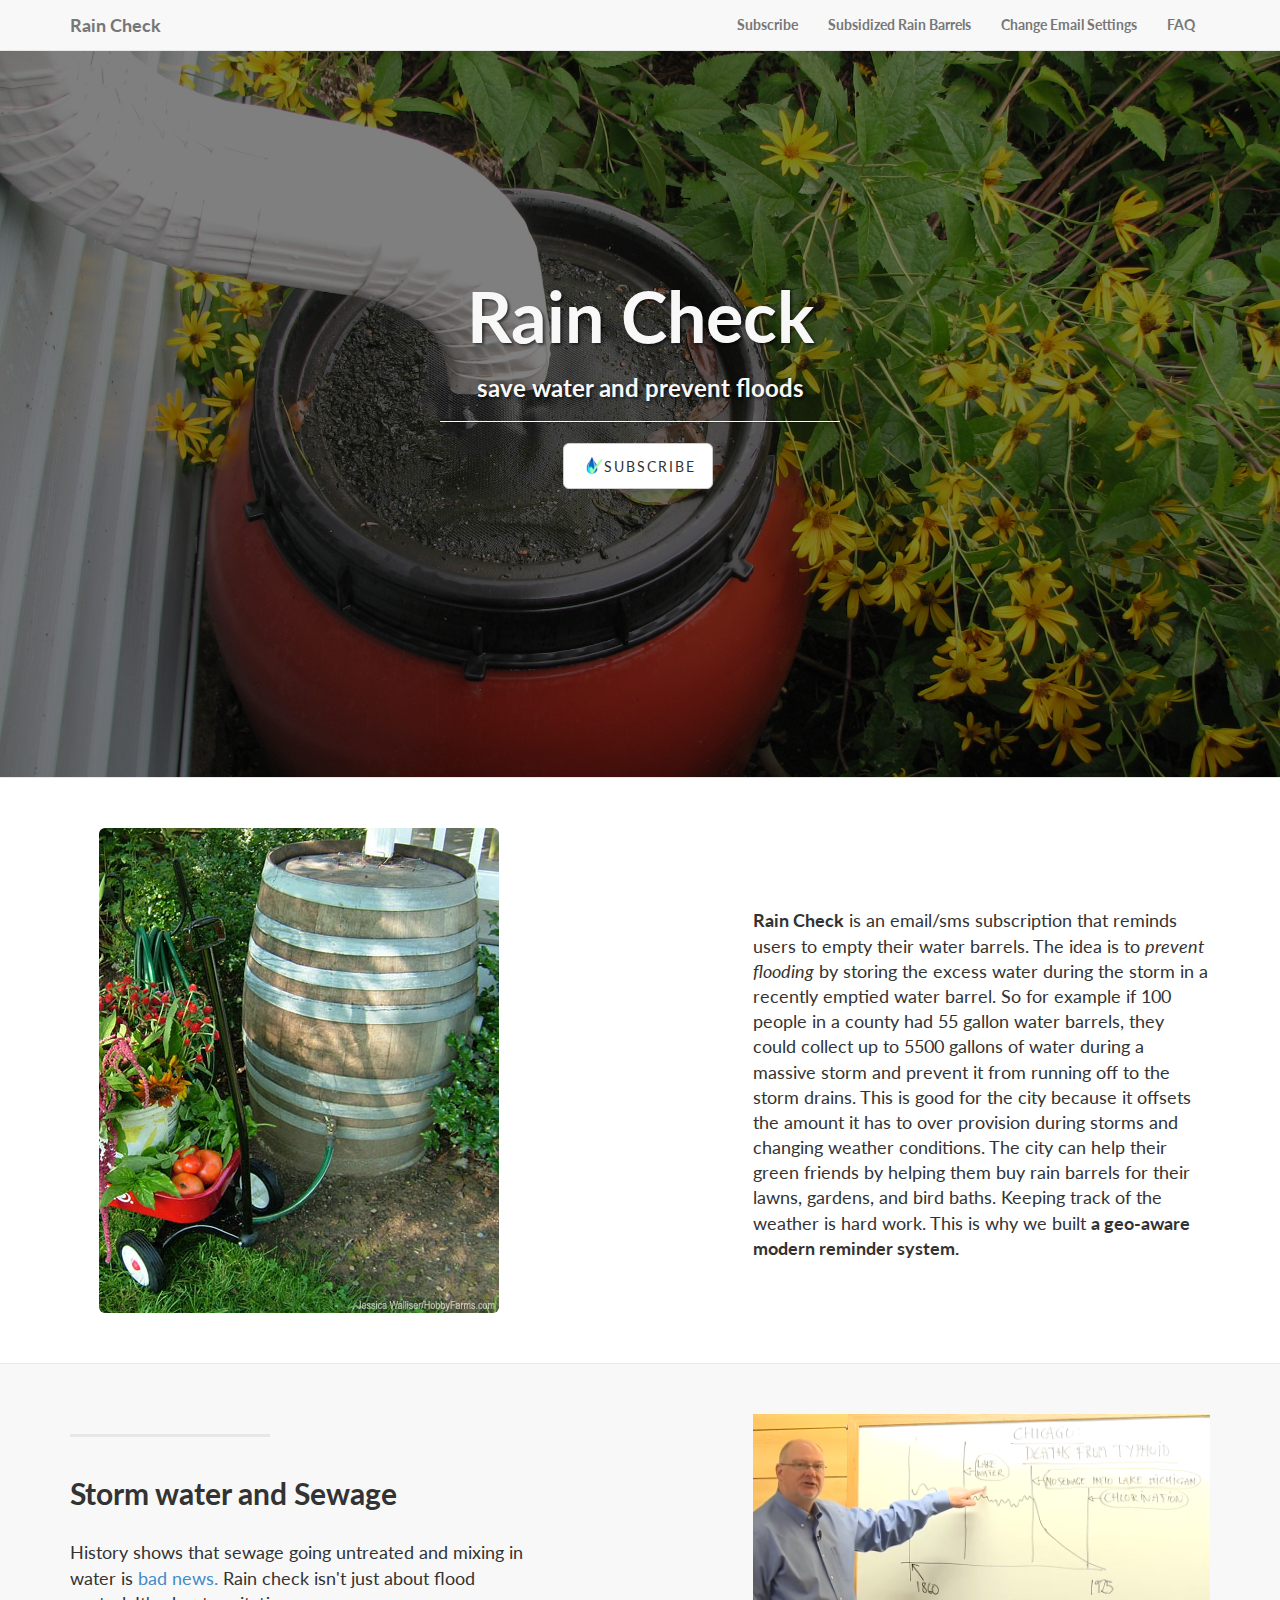
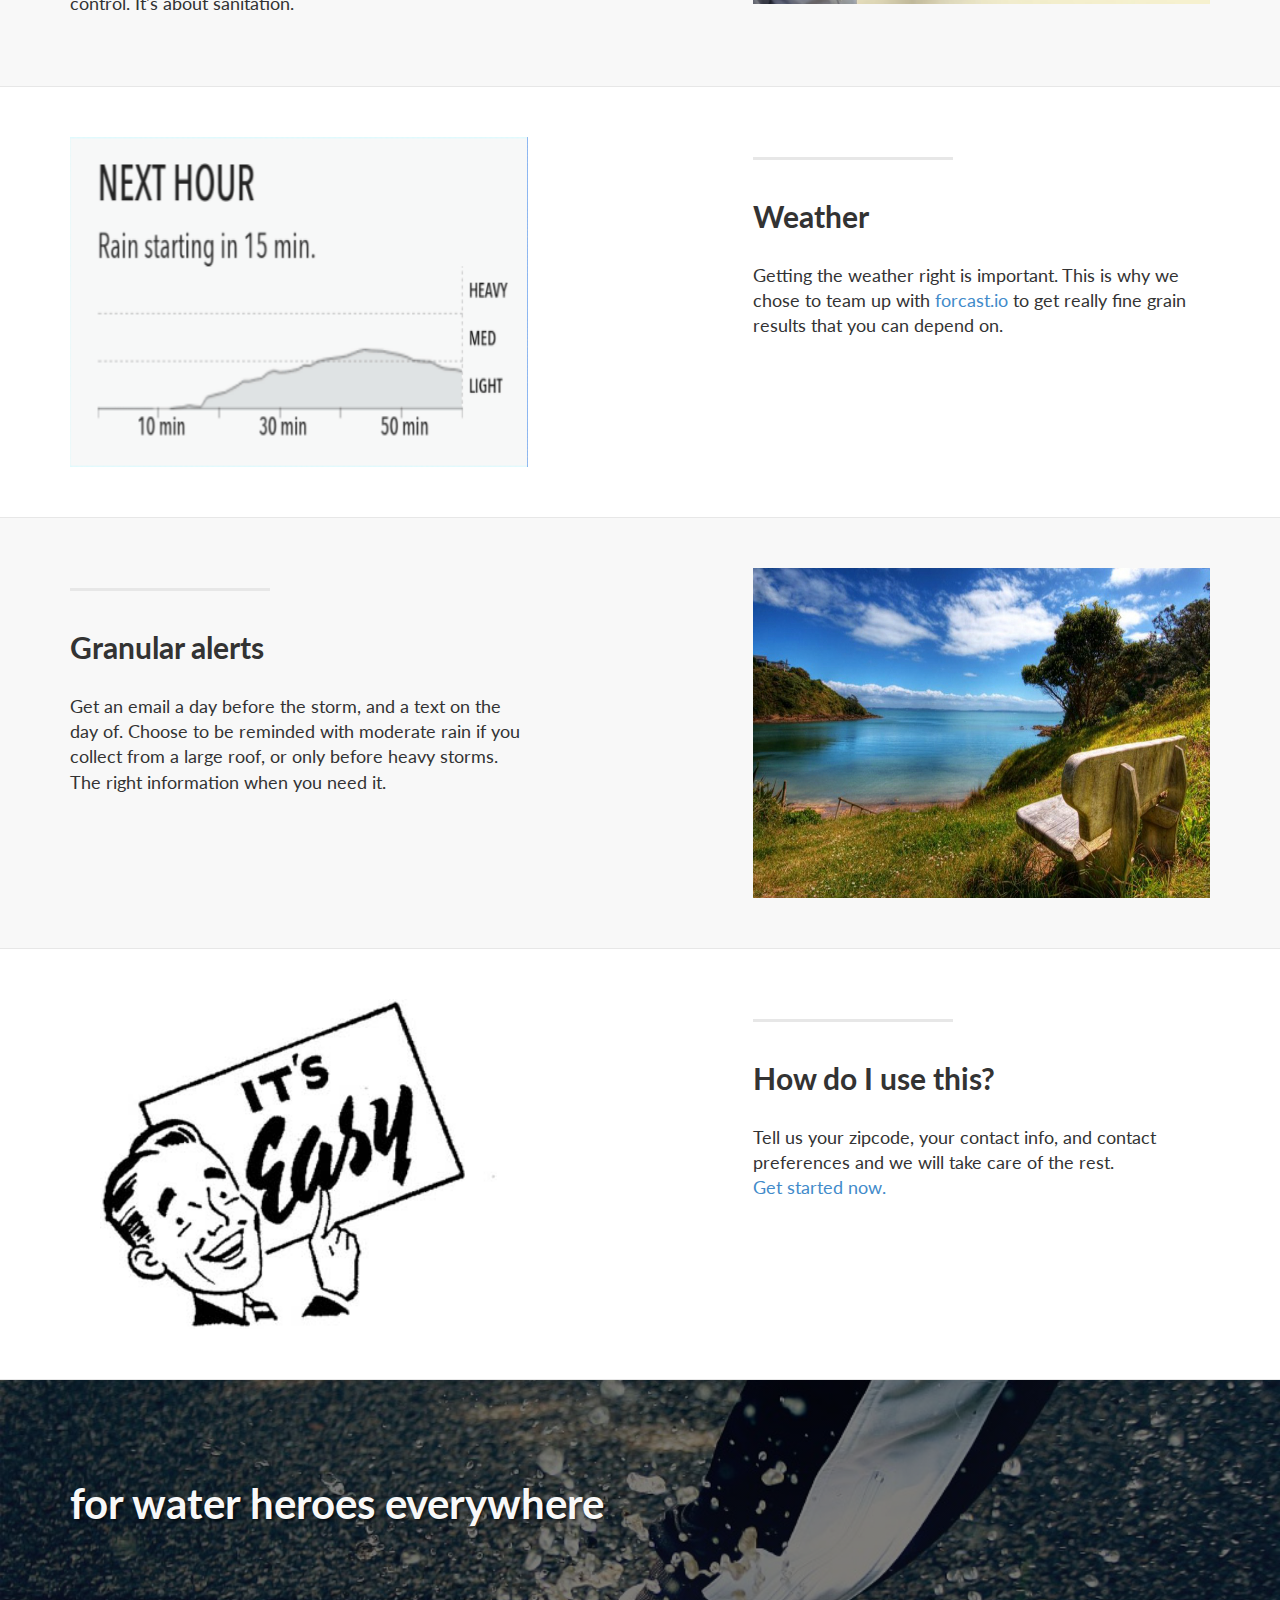
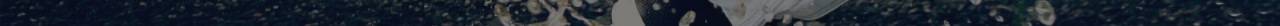
<file: index.html>
<!DOCTYPE html>
<html lang="en">

<head>
    <meta charset="utf-8">
    <meta name="viewport" content="width=device-width, initial-scale=1.0">
    <meta name="description" content="save water and prevent floods">
    <meta name="author" content="Harsh Singh">

    <title>Rain Check</title>

    <!-- Bootstrap core CSS -->
    <link href="css/bootstrap.css" rel="stylesheet">

    <!-- Custom Google Web Font -->
    <link href='http://fonts.googleapis.com/css?family=Lato:100,300,400,700,900,100italic,300italic,400italic,700italic,900italic' rel='stylesheet' type='text/css'>

    <!-- Add custom CSS here -->
    <link href="css/landing-page.css" rel="stylesheet">

</head>

<body>

    <nav class="navbar navbar-default navbar-fixed-top" role="navigation">
        <div class="container">
            <div class="navbar-header">
                <button type="button" class="navbar-toggle" data-toggle="collapse" data-target=".navbar-ex1-collapse">
                    <span class="icon-bar"></span>
                    <span class="icon-bar"></span>
                    <span class="icon-bar"></span>
                </button>
                <a class="navbar-brand" href="/">Rain Check</a>
            </div>

            <!-- Collect the nav links, forms, and other content for toggling -->
            <div class="collapse navbar-collapse navbar-right navbar-ex1-collapse">
                <ul class="nav navbar-nav">
                    <li><a href="/subscribe.html">Subscribe</a> </li>
                    <li><a href="/subsidized-rain-barrels.html">Subsidized Rain Barrels</a> </li>
                    <li><a href="/account-settings.html">Change Email Settings</a> </li>
                    <li><a href="/faq.html">FAQ</a> </li>
                </ul>
            </div>
            <!-- /.navbar-collapse -->
        </div>
        <!-- /.container -->
    </nav>

    <div class="intro-header">

        <div class="container">

            <div class="row">
                <div class="col-lg-12">
                    <div class="intro-message">
                        <h1>Rain Check</h1>
                        <h3>save water <b>and</b> prevent floods</h3>
                        <hr class="intro-divider">
                        <ul class="list-inline intro-social-buttons">
                            <li>
                                <a href="/subscribe.html" class="btn btn-default btn-lg">
                                    <img class="img-responsive img-circle" src="img/raincheck.png" height="24" width="24" style="float:left;">
                                    <span class="network-name">Subscribe</span>
                                </a> 
                            </li>
                        </ul>
                    </div>
                </div>
            </div>

        </div>
        <!-- /.container -->

    </div>
    <!-- /.intro-header -->

    <div class="content-section-b">

        <div class="container">

            <div class="row">
                <div class="col-lg-5 col-lg-offset-1 col-sm-push-6  col-sm-6">
                    <!-- <hr class="section-heading-spacer"> -->
                    <div class="clearfix"></div>
                    <!-- <h2 class="section-heading">About</h2> -->
                    <p class="lead" style="margin-top: 80px"><strong>Rain Check</strong> is an email/sms subscription that reminds users to empty their water barrels. The idea is to <em>prevent flooding</em> by storing the excess water during the storm in a recently emptied water barrel. So for example if 100 people in a county had 55 gallon water barrels, they could collect up to 5500 gallons of water during a massive storm and prevent it from running off to the storm drains. This is good for the city because it offsets the amount it has to over provision during storms and changing weather conditions. The city can help their green friends by helping them buy rain barrels for their lawns, gardens, and bird baths. Keeping track of the weather is hard work. This is why we built <strong>a geo-aware modern reminder system.</strong></p>
                </div>
                <div class="col-lg-5 col-sm-pull-6  col-sm-6">
                    <img class="img-responsive img-rounded" src="img/collect.jpg" alt="" style="margin: auto">
                </div>

            </div>

        </div>
        <!-- /.container -->

    </div>
    <!-- /.content-section-b -->

    <div class="content-section-a">

        <div class="container">

            <div class="row">
                <div class="col-lg-5 col-sm-6">
                    <hr class="section-heading-spacer">
                    <div class="clearfix"></div>
                    <h2 class="section-heading">
                    Storm water <span id="facebook">and Sewage</span></h2>
                    <p class="lead">
                    History shows that sewage going untreated and mixing in water is <a href="http://www.publichealth.northwestern.edu/nphr/2015-v2i2/3-rae.html">bad news.</a> Rain check isn't just about flood control. It's about sanitation.</p>
                </div>
                <div class="col-lg-5 col-lg-offset-2 col-sm-6">
                    <img class="img-responsive" src="img/sewage.png" alt="" style=" margin:auto;">
                </div>
            </div>

        </div>
        <!-- /.container -->

    </div>
    <!-- /.content-section-a -->

    <div class="content-section-b">

        <div class="container">

            <div class="row">
                <div class="col-lg-5 col-lg-offset-1 col-sm-push-6  col-sm-6">
                    <hr class="section-heading-spacer">
                    <div class="clearfix"></div>
                    <h2 class="section-heading">Weather</h2>
                    <p class="lead">Getting the weather right is important. This is why we chose to team up with <a href="forcast.io" title="">forcast.io</a> to get really fine grain results that you can depend on.</p>
                </div>
                <div class="col-lg-5 col-sm-pull-6  col-sm-6">
                    <img class="img-responsive" src="img/forcastio.gif" alt="" style="height:330px; margin:auto;">
                </div>
            </div>

        </div>
        <!-- /.container -->

    </div>
    <!-- /.content-section-b -->

    <div class="content-section-a">

        <div class="container">

            <div class="row">
                <div class="col-lg-5 col-sm-6">
                    <hr class="section-heading-spacer">
                    <div class="clearfix"></div>
                    <h2 class="section-heading">Granular alerts</h2>
                    <p class="lead">Get an email a day before the storm, and a text on the day of. Choose to be reminded with moderate rain if you collect from a large roof, or only before heavy storms. The right information when you need it.</p>
                </div>
                <div class="col-lg-5 col-lg-offset-2 col-sm-6">
                    <img class="img-responsive" src="img/nature.jpg" alt="" style="height:330px; margin:auto;">
                </div>
            </div>

        </div>
        <!-- /.container -->

    </div>
    <!-- /.content-section-a -->

    <div class="content-section-b">

        <div class="container">

            <div class="row">
                <div class="col-lg-5 col-lg-offset-1 col-sm-push-6  col-sm-6">
                    <hr class="section-heading-spacer">
                    <div class="clearfix"></div>
                    <h2 class="section-heading">How do I use this?</h2>
                    <p class="lead">Tell us your zipcode, your contact info, and contact preferences and we will take care of the rest. <br><a href="/subscribe.html">Get started now.</a></p>
                </div>
                <div class="col-lg-5 col-sm-pull-6  col-sm-6">
                    <img class="img-responsive" src="img/easy.jpg" alt="" style="height:330px; margin:auto;">
                </div>
            </div>

        </div>
        <!-- /.container -->

    </div>
    <!-- /.content-section-b -->

<!--     <div class="content-section-a">

        <div class="container">

            <div class="row">
                <div class="col-lg-5 col-sm-6">
                    <hr class="section-heading-spacer">
                    <div class="clearfix"></div>
                    <h2 class="section-heading">Make it stop!</h2>
                    <p class="lead">Moving away? <br> We're sad to see you go.<br> Here's <a href="/account-settings.html">how to unsubscribe.</a></p>
                </div>
                <div class="col-lg-5 col-lg-offset-2 col-sm-6">
                    <img class="img-responsive" src="img/okay.png" alt="" style="height:330px; margin:auto;">
                </div>
            </div>

        </div>
    </div> -->


    <div class="banner">

        <div class="container">

            <div class="row">
                <div class="col-lg-9">
                <!-- <img class="img-responsive img-circle" src="img/raincheck.png" height="40px" width="40px" style="float:left;"> -->
                    <h2>for water heroes everywhere</h2>
                </div>
            </div>

        </div>
        <!-- /.container -->

    </div>
    <!-- /.banner -->

    <!-- JavaScript -->
    <script src="js/jquery-1.10.2.js"></script>
    <script src="js/bootstrap.js"></script>
    <script src="js/custom.js"></script>
    <script src="js/jquery.inview.js"></script>

</body>

</html>
</file>
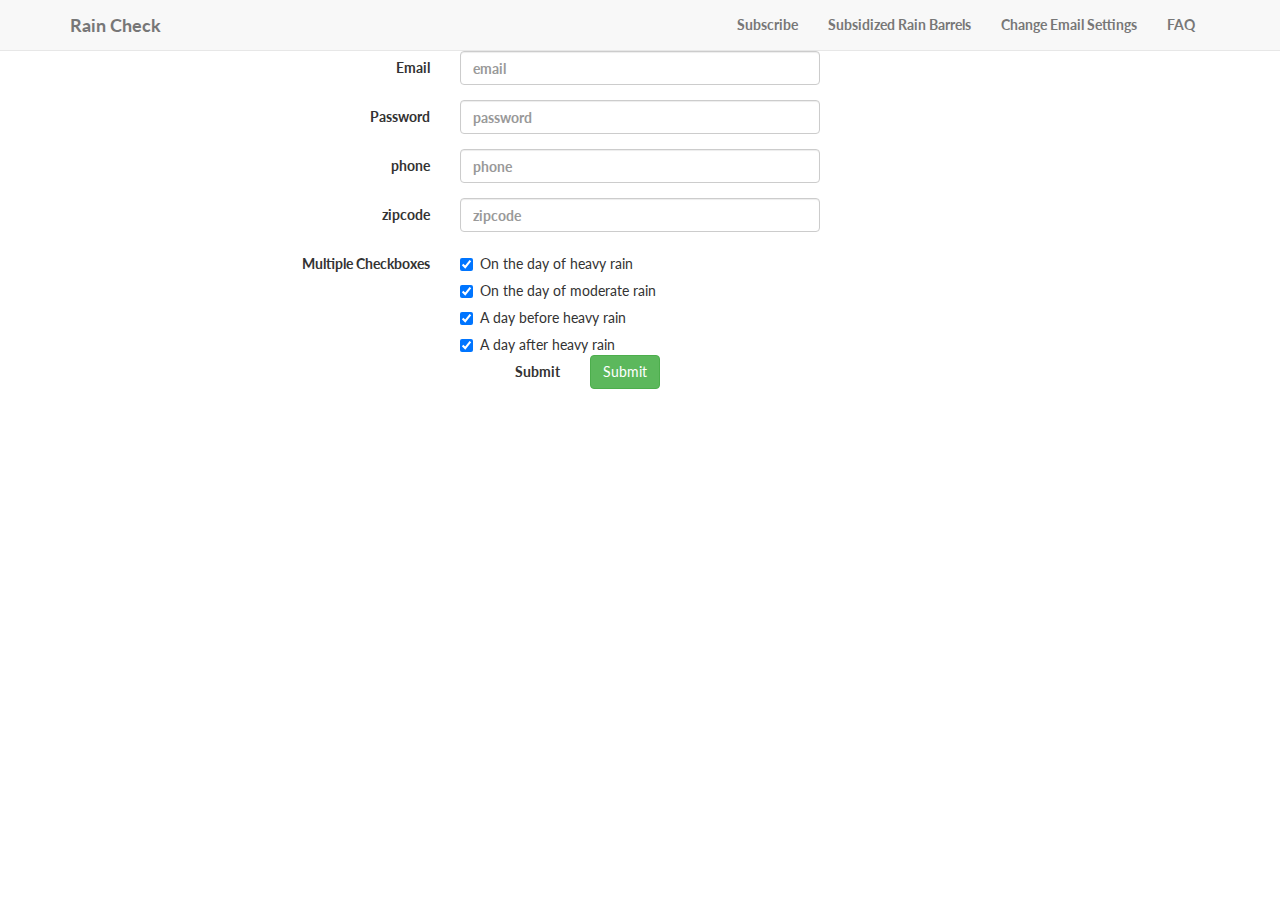
<file: subscribe.html>
<!DOCTYPE html>
<html lang="en">

<head>
    <meta charset="utf-8">
    <meta name="viewport" content="width=device-width, initial-scale=1.0">
    <meta name="description" content="save water and prevent floods">
    <meta name="author" content="Harsh Singh">

    <title>Rain Check</title>

    <!-- Bootstrap core CSS -->
    <link href="css/bootstrap.css" rel="stylesheet">

    <!-- Custom Google Web Font -->
    <link href='http://fonts.googleapis.com/css?family=Lato:100,300,400,700,900,100italic,300italic,400italic,700italic,900italic' rel='stylesheet' type='text/css'>

    <!-- Add custom CSS here -->
    <link href="css/landing-page.css" rel="stylesheet">

</head>

<body ng-app="raincheck-user">

    <nav class="navbar navbar-default navbar-fixed-top" role="navigation">
        <div class="container">
            <div class="navbar-header">
                <button type="button" class="navbar-toggle" data-toggle="collapse" data-target=".navbar-ex1-collapse">
                    <span class="icon-bar"></span>
                    <span class="icon-bar"></span>
                    <span class="icon-bar"></span>
                </button>
                <a class="navbar-brand" href="">Rain Check</a>
            </div>

            <!-- Collect the nav links, forms, and other content for toggling -->
            <div class="collapse navbar-collapse navbar-right navbar-ex1-collapse">
                <ul class="nav navbar-nav">
                    <li><a href="/subscribe.html">Subscribe</a> </li>
                    <li><a href="/subsidized-rain-barrels.html">Subsidized Rain Barrels</a> </li>
                    <li><a href="/account-settings.html">Change Email Settings</a> </li>
                    <li><a href="/faq.html">FAQ</a> </li>
                </ul>
            </div>
            <!-- /.navbar-collapse -->
        </div>
        <!-- /.container -->
    </nav>

    <div class="">

        <div class="container">

            <div class="row">
                <div class="col-lg-12">
                <form class="form-horizontal" action="http://raincheck.withamma.com:5000/user" method="post">
  <fieldset>

    <!-- Form Name -->
    <legend>Create or Update your account</legend>

    <!-- Text input-->
    <div class="form-group">
    <label class="col-md-4 control-label" for="email">Email</label>  
      <div class="col-md-4">
        <input id="email" name="email" type="email" required placeholder="email" class="form-control input-md">
      </div>
    </div>

    <!-- Text input-->
    <div class="form-group">
    <label class="col-md-4 control-label" for="password">Password</label>  
      <div class="col-md-4">
        <input id="password" name="password" type="password" required placeholder="password" class="form-control input-md">
      </div>
    </div>

    <!-- Text input-->
    <div class="form-group">
    <label class="col-md-4 control-label" for="phone">phone</label>  
      <div class="col-md-4">
        <input id="phone" name="phone" type="phone" required placeholder="phone" class="form-control input-md">
      </div>
    </div>

    <!-- Text input-->
    <div class="form-group">
    <label class="col-md-4 control-label" for="zipcode">zipcode</label>  
      <div class="col-md-4">
        <input id="zipcode" name="zipcode" type="text" required placeholder="zipcode" pattern="[0-9]{0,5}" class="form-control input-md">
      </div>
    </div>



    <!-- Multiple Checkboxes -->
    <div class="form-group">
      <label class="col-md-4 control-label" for="checkboxes">Multiple Checkboxes</label>
      <div class="col-md-4">
        <div class="checkbox">
          <label for="checkboxes-0">
            <input type="checkbox" name="strong_act_now" id="strong_act_now" checked value="1">
            On the day of heavy rain
          </label>
        </div>
        <div class="checkbox">
          <label for="checkboxes-1">
            <input type="checkbox" name="medium_act_now" id="medium_act_now" checked value="1">
            On the day of moderate rain
          </label>
        </div>
        <div class="checkbox">
          <label for="checkboxes-2">
            <input type="checkbox" name="strong_act_soon" id="strong_act_soon" checked value="1">
            A day before heavy rain
          </label>
        </div>
        <div class="checkbox">
          <label for="checkboxes-3">
            <input type="checkbox" name="medium_act_soon" id="medium_act_soon" checked value="1">
            A day after heavy rain
          </label>
        </div>

        <div class="form-group">
          <label class="col-md-4 control-label" for="singlebutton">Submit</label>
          <div class="col-md-4">
            <button id="singlebutton" name="singlebutton" class="btn btn-success" type="submit">Submit</button>
          </div>
        </div>

      </div>
    </div>

  </fieldset>
</form>

                    <!-- <h1></h1> -->
                    <!-- <form name="myForm" ng-controller="UserController">
                <label>Email:
                    <input type="email" name="email" ng-model="email" required>
                </label>
                <label>Password:
                    <input type="password" name="password" ng-model="password" required>
                </label>

               <input type="email" name="input" ng-model="email" required>
                    </form> -->
                </div>
            </div>

        </div>
        <!-- /.container -->

    </div>

    <script src="js/jquery-1.10.2.js"></script>
    <script src="js/bootstrap.js"></script>
    <script src="js/custom.js"></script>
    <script src="js/jquery.inview.js"></script>
    <script src="js/angular.js"></script>

</body>

</html>
</file>
<file: css/landing-page.css>
body, html {
	height: 100%;
	width: 100%;
}

body, h1, h2, h3, h4, h5, h6 {
	font-family: "Lato", "Helvetica Neue", Helvetica, Arial, sans-serif;
	font-weight: 700;
}

.lead {
	font-size: 18px;
	font-weight: 400;
}

.intro-header {
	padding-top: 50px; /* If you're making other pages, make sure there is 50px of padding to make sure the navbar doesn't overlap content! */
	padding-bottom: 50px;
	color: #f8f8f8;
	background: url(../img/barrel.jpg) no-repeat center center;
	background-image: linear-gradient(180deg, rgba(0, 0, 0, .5), rgba(0, 0, 0, .5)), url("../img/barrel.jpg");

	background-size: cover;
	text-align: center;
}

.intro-message {
	position: relative;
	padding-top: 20%;
	padding-bottom: 20%;
}

.intro-message > h1 {
	margin: 0;
	font-size: 5em;
	text-shadow: 2px 2px 3px rgba(0, 0, 0, 0.6);
}

.intro-divider {
	width: 400px;
	border-top: 1px solid #f8f8f8;
	border-bottom: 1px solid rgba(0, 0, 0, 0.2);
}

.intro-message > h3 {
	text-shadow: 2px 2px 3px rgba(0, 0, 0, 0.6);
}

@media (max-width: 767px) {
	.intro-message {
		padding-bottom: 15%;
	}

	.intro-message > h1 {
		font-size: 3em;
	}

	ul.intro-social-buttons > li {
		display: block;
		margin-bottom: 20px;
		padding: 0;
	}

	ul.intro-social-buttons > li:last-child {
		margin-bottom: 0;
	}

	.intro-divider {
		width: 100%;
	}
}

.network-name {
	text-transform: uppercase;
	font-size: 14px;
	font-weight: 400;
	letter-spacing: 2px;
}

.content-section-a {
	background-color: #f8f8f8;
	padding: 50px 0;
}

.content-section-b {
	border-top: 1px solid #e7e7e7;
	border-bottom: 1px solid #e7e7e7;
	padding: 50px 0;
}

.section-heading {
	margin-bottom: 30px;
}

.section-heading-spacer {
	border-top: 3px solid #e7e7e7;
	width: 200px;
	float: left;
}

.banner {
	padding: 100px 0;
	color: #f8f8f8;
	background: no-repeat center center;
	background-image: linear-gradient(180deg, rgba(0, 0, 0, .5), rgba(0, 0, 0, .5)), url("../img/water-heros.jpg");
	background-size: cover;
}

.banner h2 {
	margin: 0;
	text-shadow: 2px 2px 3px rgba(0, 0, 0, 0.6);
	font-size: 3em;
}

.banner ul {
	margin-bottom: 0;
}

.banner-social-buttons {
	float: right;
	margin-top: 0;
}

@media (max-width: 1199px) {
	ul.banner-social-buttons {
		float: left;
		margin-top: 15px;
	}	
}

@media (max-width: 767px) {
	.banner h2 {
		margin: 0;
		text-shadow: 2px 2px 3px rgba(0, 0, 0, 0.6);
		font-size: 3em;
	}

	ul.banner-social-buttons > li {
		display: block;
		margin-bottom: 20px;
		padding: 0;
	}

	ul.banner-social-buttons > li:last-child {
		margin-bottom: 0;
	}	
}

footer {
	background-color: #f8f8f8;
	padding: 50px 0;
}

p.copyright {
	margin: 15px 0 0;
}
</file>
